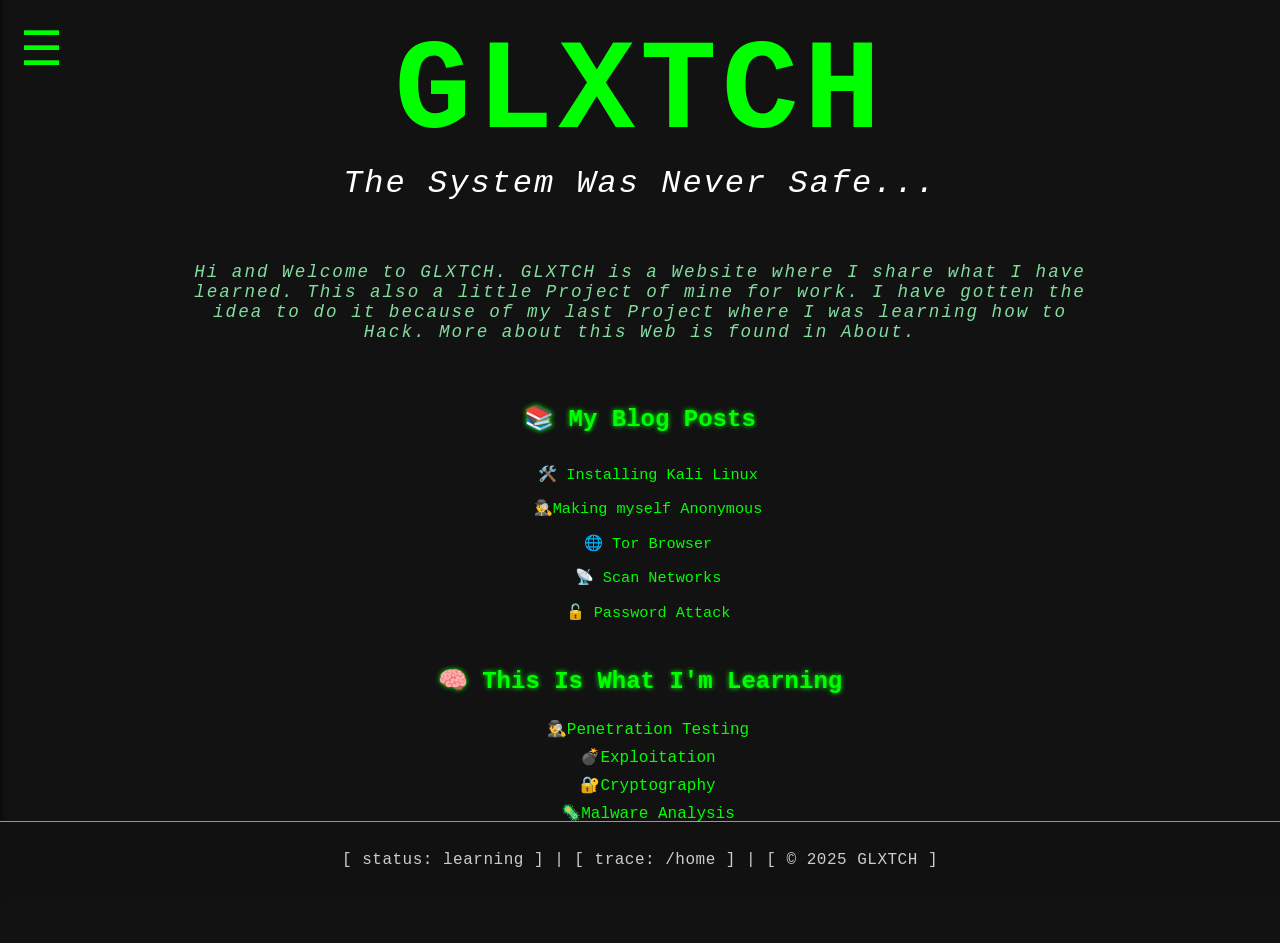
<file: index.html>
<!DOCTYPE html>
<html lang="en">
<head>
    <meta charset="UTF-8">
    <meta name="viewport" content="width=device-width, initial-scale=1.0">
    <title>GLXTCH - The System Was Never Safe</title>
    <link rel="stylesheet" href="style.css">
</head>
<body>
    <!-- Sidebar (Initially hidden) -->
    <div class="sidebar">
        <ul>
            <li><a href="index.html">Home</a></li>
            <li><a href="about.html">About</a></li>
            <li><a href="blog.html">Blog</a></li>
        </ul>
    </div>

    <!-- Menu icon to toggle the sidebar -->
    <div class="menu-icon" onclick="toggleSidebar()">
        &#9776;
    </div>

    <!-- Main content -->
    <div class="container">

        <!-- GLXCH logo with glitch effect -->
        <div class="logo">
            <h1>GLXTCH</h1>
        </div>
        <div class="slogan">
            <p>The System Was Never Safe...</p>
        </div>
      
        <div class="intro">
        <p>
            Hi and Welcome to GLXTCH. GLXTCH is a Website where I share what I have learned. This also a little Project of mine for work. 
            I have gotten the idea to do it because of my last Project where I was learning how to Hack. More about this Web is found in About.
        </p>
        </div>



        <section class="learning">
            <h2>📚 My Blog Posts</h2>
            <ul>
              <li><a class="read-more" href="kali-post.html">🛠️ Installing Kali Linux</a></li>
              <li><a class="read-more" href="anonymous-post.html"> 🕵️‍♂️Making myself Anonymous</a></li>
              <li><a class="read-more" href="tor-post.html">🌐 Tor Browser</a></li>
              <li><a class="read-more" href="networks-post.html">📡 Scan Networks</a></li>
              <li><a class="read-more" href="passAttack-post.html">🔓 Password Attack</a></li>
            </ul>
        <br> <br>
            <h2>🧠 This Is What I'm Learning</h2>
            <ul>
              <li>🕵️‍♂️Penetration Testing</li>
              <li>💣Exploitation</li>
              <li>🔐Cryptography</li>
              <li>🦠Malware Analysis</li>
            </ul>
          </section>
        
    </div>


    <script>
        function toggleSidebar() {
            document.querySelector('.sidebar').classList.toggle('open');
        }

        // Close sidebar if clicked outside
        window.onclick = function(event) {
            if (!event.target.matches('.sidebar, .sidebar *') && !event.target.matches('.menu-icon')) {
                document.querySelector('.sidebar').classList.remove('open');
            }
        };
    </script>
    <footer class="footer">
        <p>[ status: learning ] | [ trace: /home ] | [ © 2025 GLXTCH ]</p>
      </footer>
      
</body>
</html>
</file>
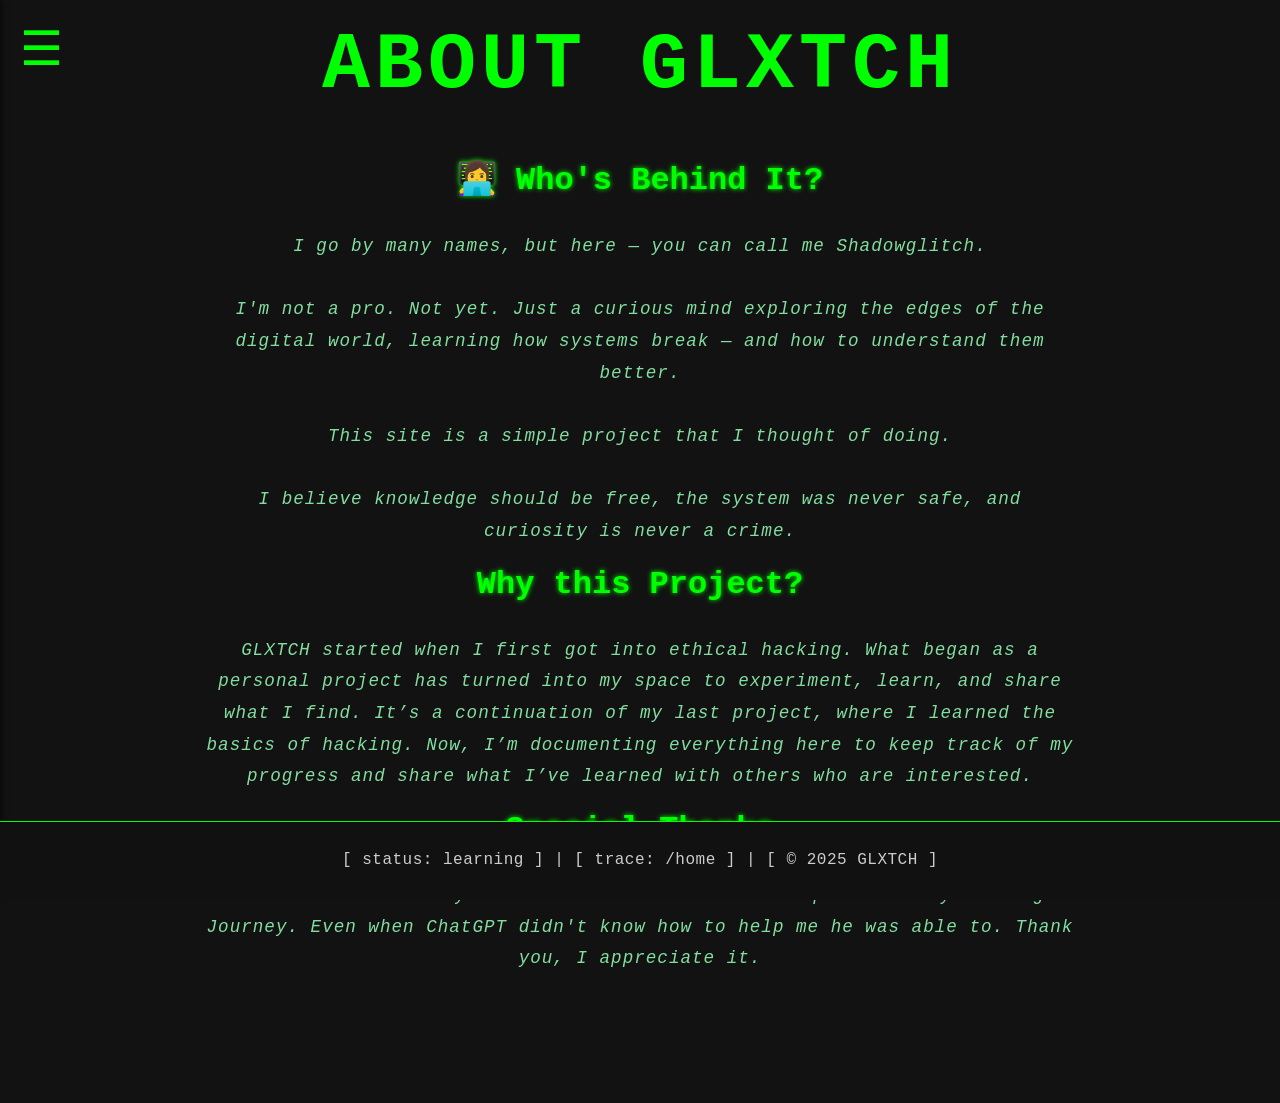
<file: about.html>
<!DOCTYPE html>
<html lang="en">
<head>
    <meta charset="UTF-8">
    <meta name="viewport" content="width=device-width, initial-scale=1.0">
    <title>About - GLXTCH</title>
    <link rel="stylesheet" href="style.css">
</head>
<body>
    <!-- Sidebar -->
    <div class="sidebar">
        <ul>
            <li><a href="index.html">Home</a></li>
            <li><a href="about.html">About</a></li>
            <li><a href="blog.html">Blog</a></li>
        </ul>
    </div>

    <!-- Menu icon to toggle the sidebar -->
    <div class="menu-icon" onclick="toggleSidebar()">
        &#9776;
    </div>

    <!-- Main content -->
    <div class="container">
        <div class="about">
            <h2>About GLXTCH</h2>
        </div>
        <section class="about-section">
            <h2 class="glitch-title">👩‍💻 Who's Behind It?</h2>
            <p class="about-text">
                I go by many names, but here — you can call me Shadowglitch.<br><br>
                I'm not a pro. Not yet. Just a curious mind exploring the edges of the digital world, learning how systems break — and how to understand them better.<br><br>
                This site is a simple project that I thought of doing.<br><br>
                I believe knowledge should be free, the system was never safe, and curiosity is never a crime.  
            </p>
            <br>
            <h2 class="glitch-title">Why this Project?</h2>
            <p class="about-text">
                GLXTCH started when I first got into ethical hacking. What began as a personal project has turned into my space to experiment,
                 learn, and share what I find. It’s a continuation of my last project, where I learned the basics of hacking. 
                Now, I’m documenting everything here to keep track of my progress and share what I’ve learned with others who are interested.
            </p>
            <br>
            <h2 class="glitch-title">Special Thanks</h2>
            <p class="about-text">
                I'd also like to say a Thanks to someone who's helped me on my Hacking Journey. Even when ChatGPT didn't know how to help me he was able to. Thank you, I appreciate it.
                </p>
          </section>
    </div>

    <script>
        function toggleSidebar() {
            document.querySelector('.sidebar').classList.toggle('open');
        }

        // Close sidebar if clicked outside
        window.onclick = function(event) {
            if (!event.target.matches('.sidebar, .sidebar *') && !event.target.matches('.menu-icon')) {
                document.querySelector('.sidebar').classList.remove('open');
            }
        };
    </script>
       <footer class="footer">
        <p>[ status: learning ] | [ trace: /home ] | [ © 2025 GLXTCH ]</p>
      </footer>
</body>
</html>
</file>
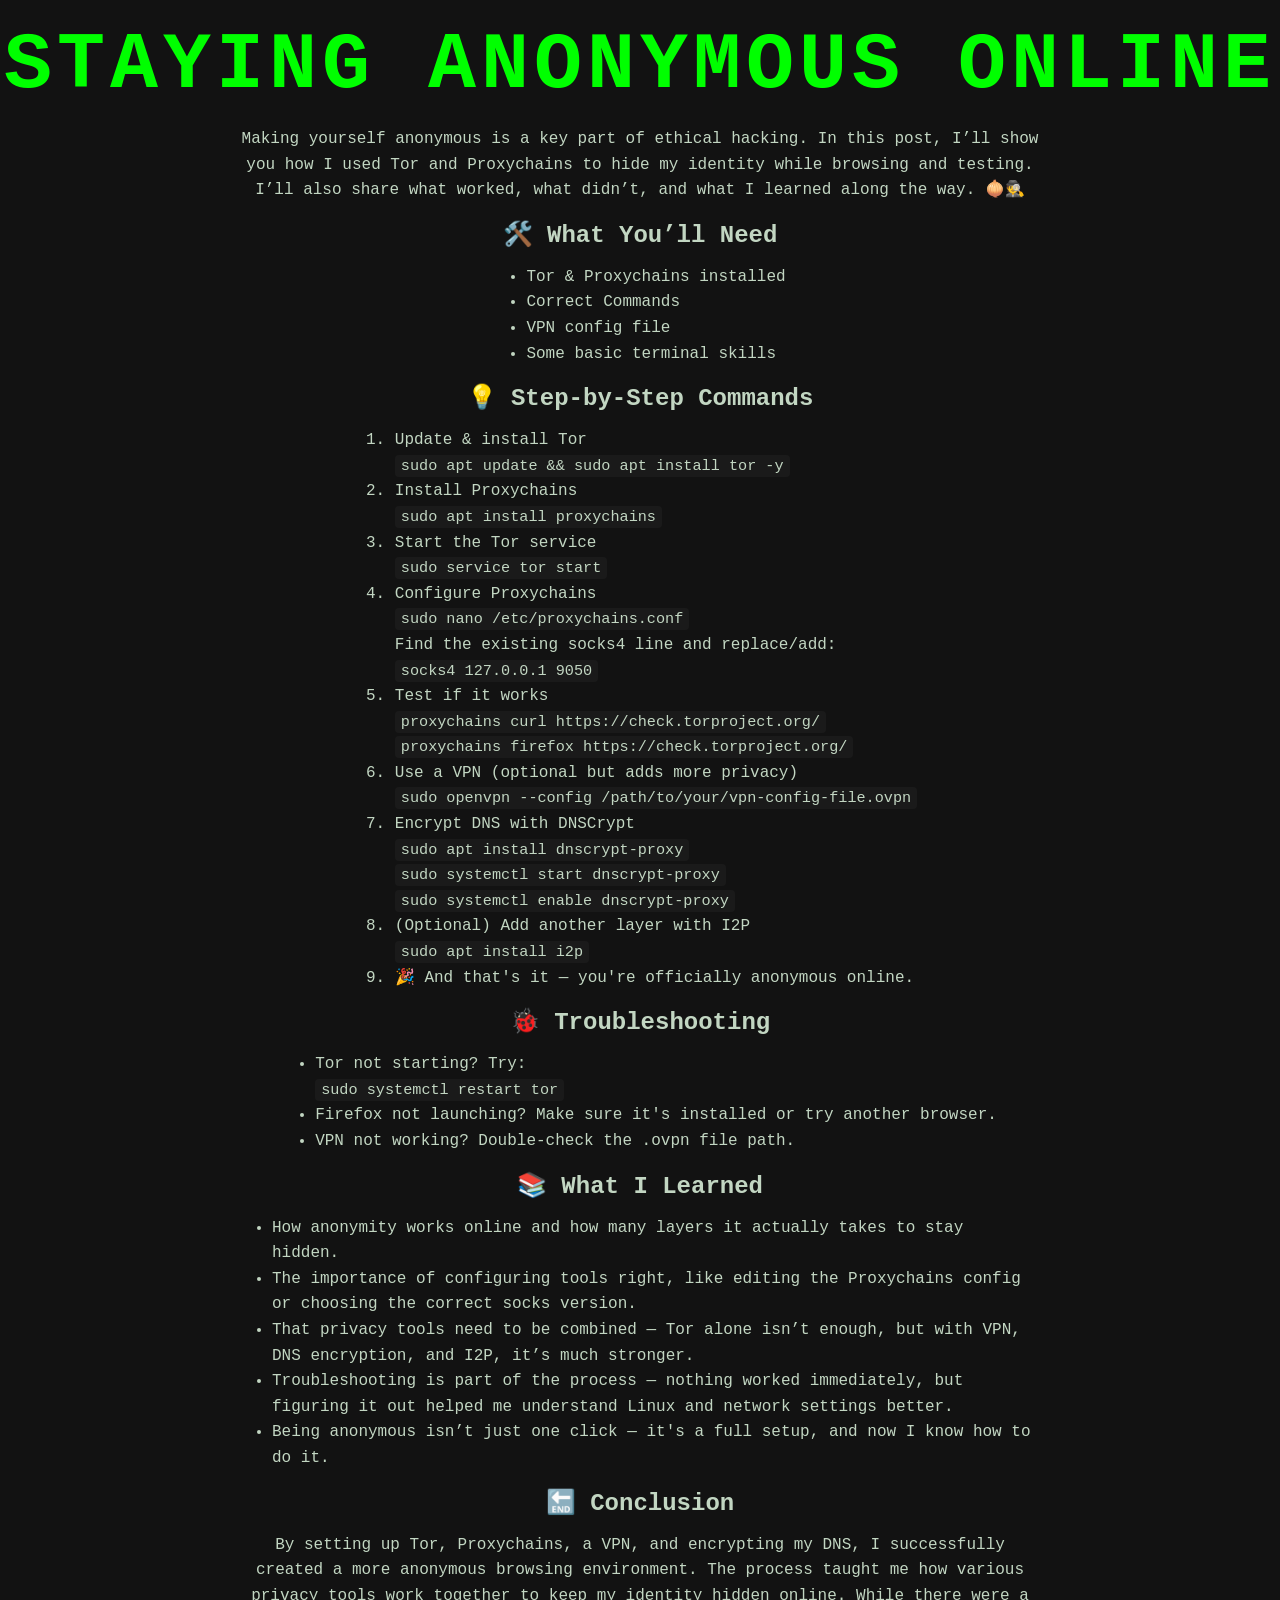
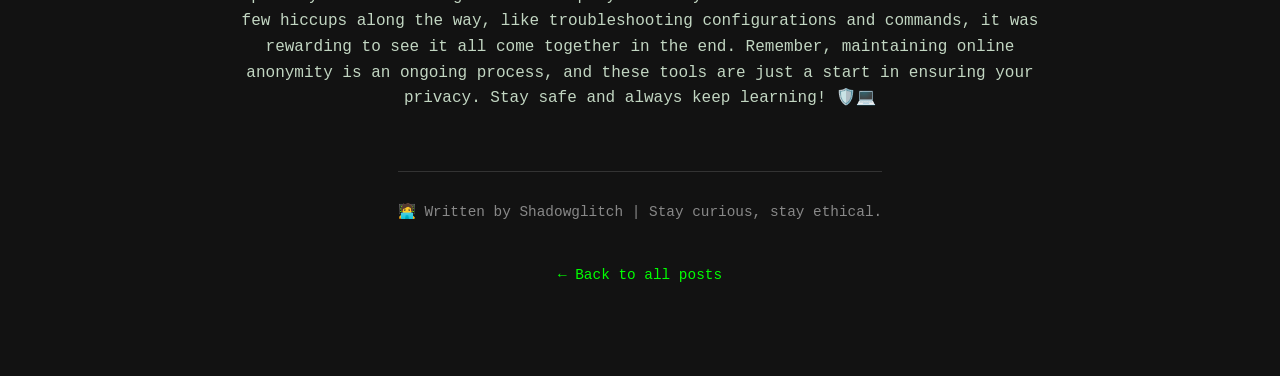
<file: anonymous-post.html>
<!DOCTYPE html>
<html lang="en">
<head>
  <meta charset="UTF-8" />
  <meta name="viewport" content="width=device-width, initial-scale=1.0"/>
  <title>GLXTCH - The System Was Never Safe</title>
  <link rel="stylesheet" href="post.css" />


</head>
<body>
  <div class="container">
    <h1>Staying Anonymous online</h1>
    <p>Making yourself anonymous is a key part of ethical hacking. In this post, I’ll show you how I used Tor and Proxychains to hide my identity while browsing and testing. I’ll also share what worked, what didn’t, and what I learned along the way. 🧅🕵️</p>

    <h2>🛠️ What You’ll Need</h2>
    <ul>
      <li>Tor & Proxychains installed</li>
      <li>Correct Commands</li>
      <li>VPN config file</li>
      <li>Some basic terminal skills</li>
    </ul>

    <h2>💡  Step-by-Step Commands </h2>
    <ol>
      <li>Update & install Tor <br>
        <code class="copy-snippet">sudo apt update && sudo apt install tor -y</code></li>
      <li>Install Proxychains <br>
        <code class="copy-snippet">sudo apt install proxychains</code></li>
      <li>Start the Tor service <br>
        <code class="copy-snippet">sudo service tor start</code></li>
      <li>Configure Proxychains <br>
        <code class="copy-snippet">sudo nano /etc/proxychains.conf</code> <br>
        Find the existing socks4 line and replace/add: <br>
        <code class="copy-snippet">socks4 127.0.0.1 9050</code>
      </li>
      <li>Test if it works <br>
        <code class="copy-snippet">proxychains curl https://check.torproject.org/</code><br>
        <code class="copy-snippet">proxychains firefox https://check.torproject.org/</code>
      </li>
      <li>Use a VPN (optional but adds more privacy) <br>
        <code class="copy-snippet">sudo openvpn --config /path/to/your/vpn-config-file.ovpn</code></li>
      <li>Encrypt DNS with DNSCrypt <br>
        <code class="copy-snippet">sudo apt install dnscrypt-proxy</code><br>
        <code class="copy-snippet">sudo systemctl start dnscrypt-proxy</code><br>
        <code class="copy-snippet">sudo systemctl enable dnscrypt-proxy</code>
      </li>
      <li>(Optional) Add another layer with I2P <br>
        <code class="copy-snippet">sudo apt install i2p</code></li>
      <li>🎉 And that's it — you're officially anonymous online.</li>
    </ol>

    <h2>🐞 Troubleshooting</h2>
    <ul>
      <li>Tor not starting? Try: <br>
        <code class="copy-snippet">sudo systemctl restart tor</code></li>
      <li>Firefox not launching? Make sure it's installed or try another browser.</li>
      <li>VPN not working? Double-check the .ovpn file path.</li>
    </ul>

    <h2>📚 What I Learned</h2>
    <ul>
      <li>How anonymity works online and how many layers it actually takes to stay hidden.</li>
      <li>The importance of configuring tools right, like editing the Proxychains config or choosing the correct socks version.</li>
      <li>That privacy tools need to be combined — Tor alone isn’t enough, but with VPN, DNS encryption, and I2P, it’s much stronger.</li>
      <li>Troubleshooting is part of the process — nothing worked immediately, but figuring it out helped me understand Linux and network settings better.</li>
      <li>Being anonymous isn’t just one click — it's a full setup, and now I know how to do it.</li>
    </ul>

    <h2>🔚 Conclusion</h2>
    <p>
      By setting up Tor, Proxychains, a VPN, and encrypting my DNS, I successfully created a more anonymous browsing environment. The process taught me how various privacy tools work together to keep my identity hidden online. While there were a few hiccups along the way, like troubleshooting configurations and commands, it was rewarding to see it all come together in the end. Remember, maintaining online anonymity is an ongoing process, and these tools are just a start in ensuring your privacy. Stay safe and always keep learning! 🛡️💻
    </p>

    <footer class="post-footer">
      <p>🧑‍💻 Written by Shadowglitch | Stay curious, stay ethical.</p>
      <a href="blog.html" class="back-link">← Back to all posts</a>
    </footer>
  </div>

  <script>
    document.querySelectorAll('.copy-snippet').forEach(el => {
      el.addEventListener('click', () => {
        navigator.clipboard.writeText(el.innerText)
          .then(() => {
            el.style.backgroundColor = '#0f0';
            setTimeout(() => {
              el.style.backgroundColor = '';
            }, 500);
          })
          .catch(() => alert("❌ Copy failed"));
      });
    });
  </script>
</body>
</html>
</file>
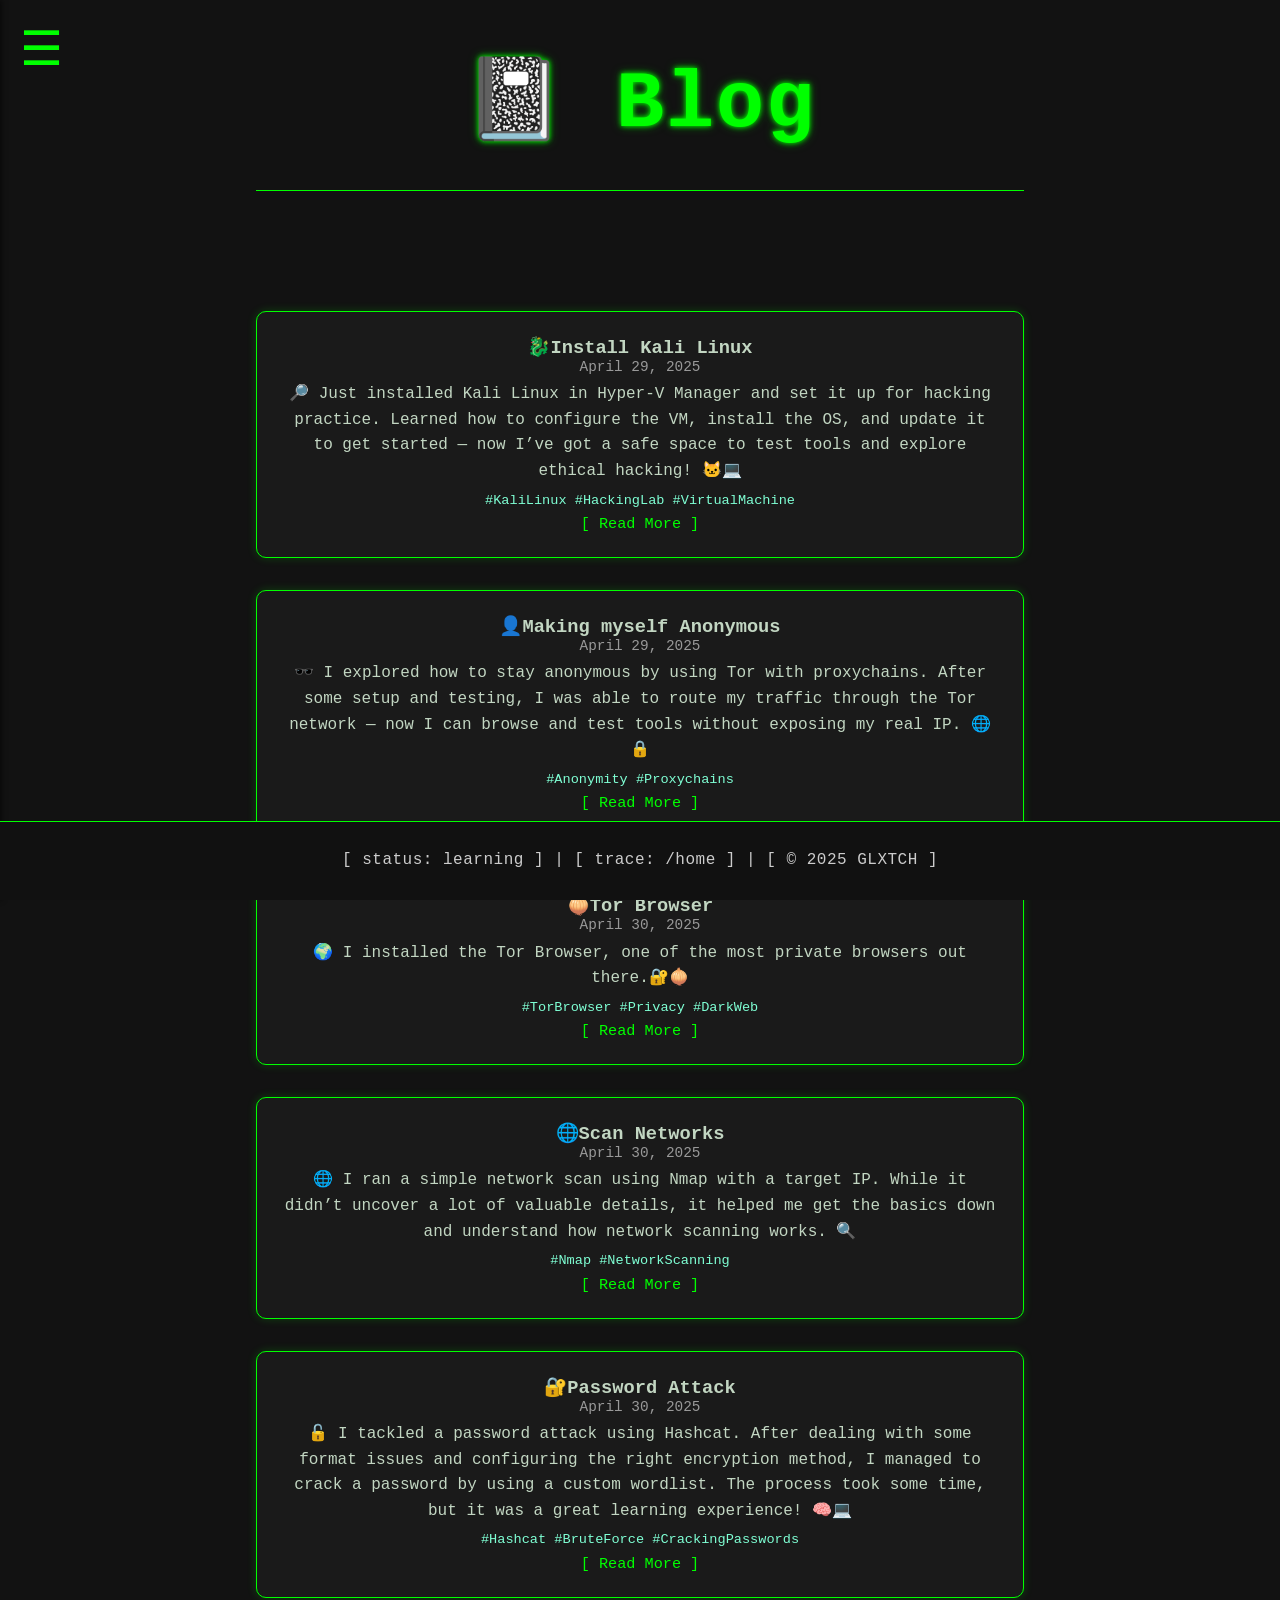
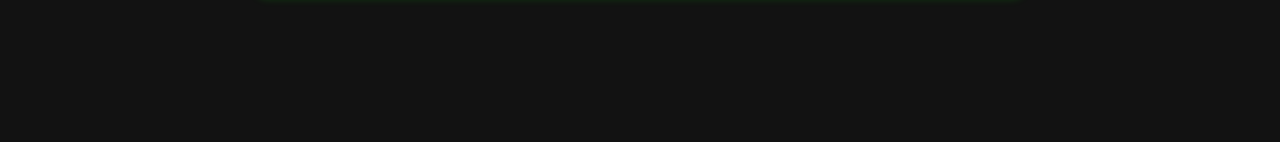
<file: blog.html>
<!DOCTYPE html>
<html lang="en">
<head>
    <meta charset="UTF-8">
    <meta name="viewport" content="width=device-width, initial-scale=1.0">
    <title>Blog - GLXTCH</title>
    <link rel="stylesheet" href="style.css">
</head>
<body>
  
    <div class="sidebar">
        <ul>
            <li><a href="index.html">Home</a></li>
            <li><a href="about.html">About</a></li>
            <li><a href="blog.html">Blog</a></li>
        </ul>
    </div>


    <div class="menu-icon" onclick="toggleSidebar()">
        &#9776;
    </div>

 
    <div class="container">
        <section class="blog">
            <h2>📓 Blog</h2>
          
            <article class="post-box">
                <h3> 🐉Install Kali Linux</h3>
                <p class="date">April 29, 2025</p>
                <p class="summary">
                    🔎 Just installed Kali Linux in Hyper-V Manager and set it up for hacking practice. Learned how to configure the VM, install the OS, and update it to get started — now I’ve got a safe space to test tools and explore ethical hacking! 🐱‍💻
                </p>
                <p class="tags">#KaliLinux #HackingLab #VirtualMachine</p>
                <a href="kali-post.html" class="read-more">[ Read More ]</a>
              </article>
            
              <article class="post-box">
                <h3>👤Making myself Anonymous</h3>
                <p class="date">April 29, 2025</p>
                <p class="summary">
                    🕶️ I explored how to stay anonymous by using Tor with proxychains. After some setup and testing, I was able to route my traffic through the Tor network — now I can browse and test tools without exposing my real IP. 🌐🔒
                </p>
                <p class="tags">#Anonymity #Proxychains</p>
                <a href="anonymous-post.html" class="read-more">[ Read More ]</a>
              </article>

              <article class="post-box">
                <h3>🧅Tor Browser</h3>
                <p class="date">April 30, 2025</p>
                <p class="summary">
                    🌍 I installed the Tor Browser, one of the most private browsers out there.🔐🧅
                </p>
                <p class="tags">#TorBrowser #Privacy #DarkWeb</p>
                <a href="tor-post.html" class="read-more">[ Read More ]</a>
              </article>

              <article class="post-box">
                <h3>🌐Scan Networks</h3>
                <p class="date">April 30, 2025</p>
                <p class="summary">
                    🌐 I ran a simple network scan using Nmap with a target IP. While it didn’t uncover a lot of valuable details, it helped me get the basics down and understand how network scanning works. 🔍
                </p>
                <p class="tags">#Nmap #NetworkScanning</p>
                <a href="networks-post.html" class="read-more">[ Read More ]</a>
              </article>

              <article class="post-box">
                <h3>🔐Password Attack</h3>
                <p class="date">April 30, 2025</p>
                <p class="summary">
                    🔓 I tackled a password attack using Hashcat. After dealing with some format issues and configuring the right encryption method, I managed to crack a password by using a custom wordlist. The process took some time, but it was a great learning experience! 🧠💻
                </p>
                <p class="tags">#Hashcat #BruteForce #CrackingPasswords</p>
                <a href="passAttack-post.html" class="read-more">[ Read More ]</a>
              </article>
          
          </section>
    </div>

    <script>
        function toggleSidebar() {
            document.querySelector('.sidebar').classList.toggle('open');
        }

      
        window.onclick = function(event) {
            if (!event.target.matches('.sidebar, .sidebar *') && !event.target.matches('.menu-icon')) {
                document.querySelector('.sidebar').classList.remove('open');
            }
        };
    </script>
       <footer class="footer">
        <p>[ status: learning ] | [ trace: /home ] | [ © 2025 GLXTCH ]</p>
      </footer>
</body>
</html>
</file>
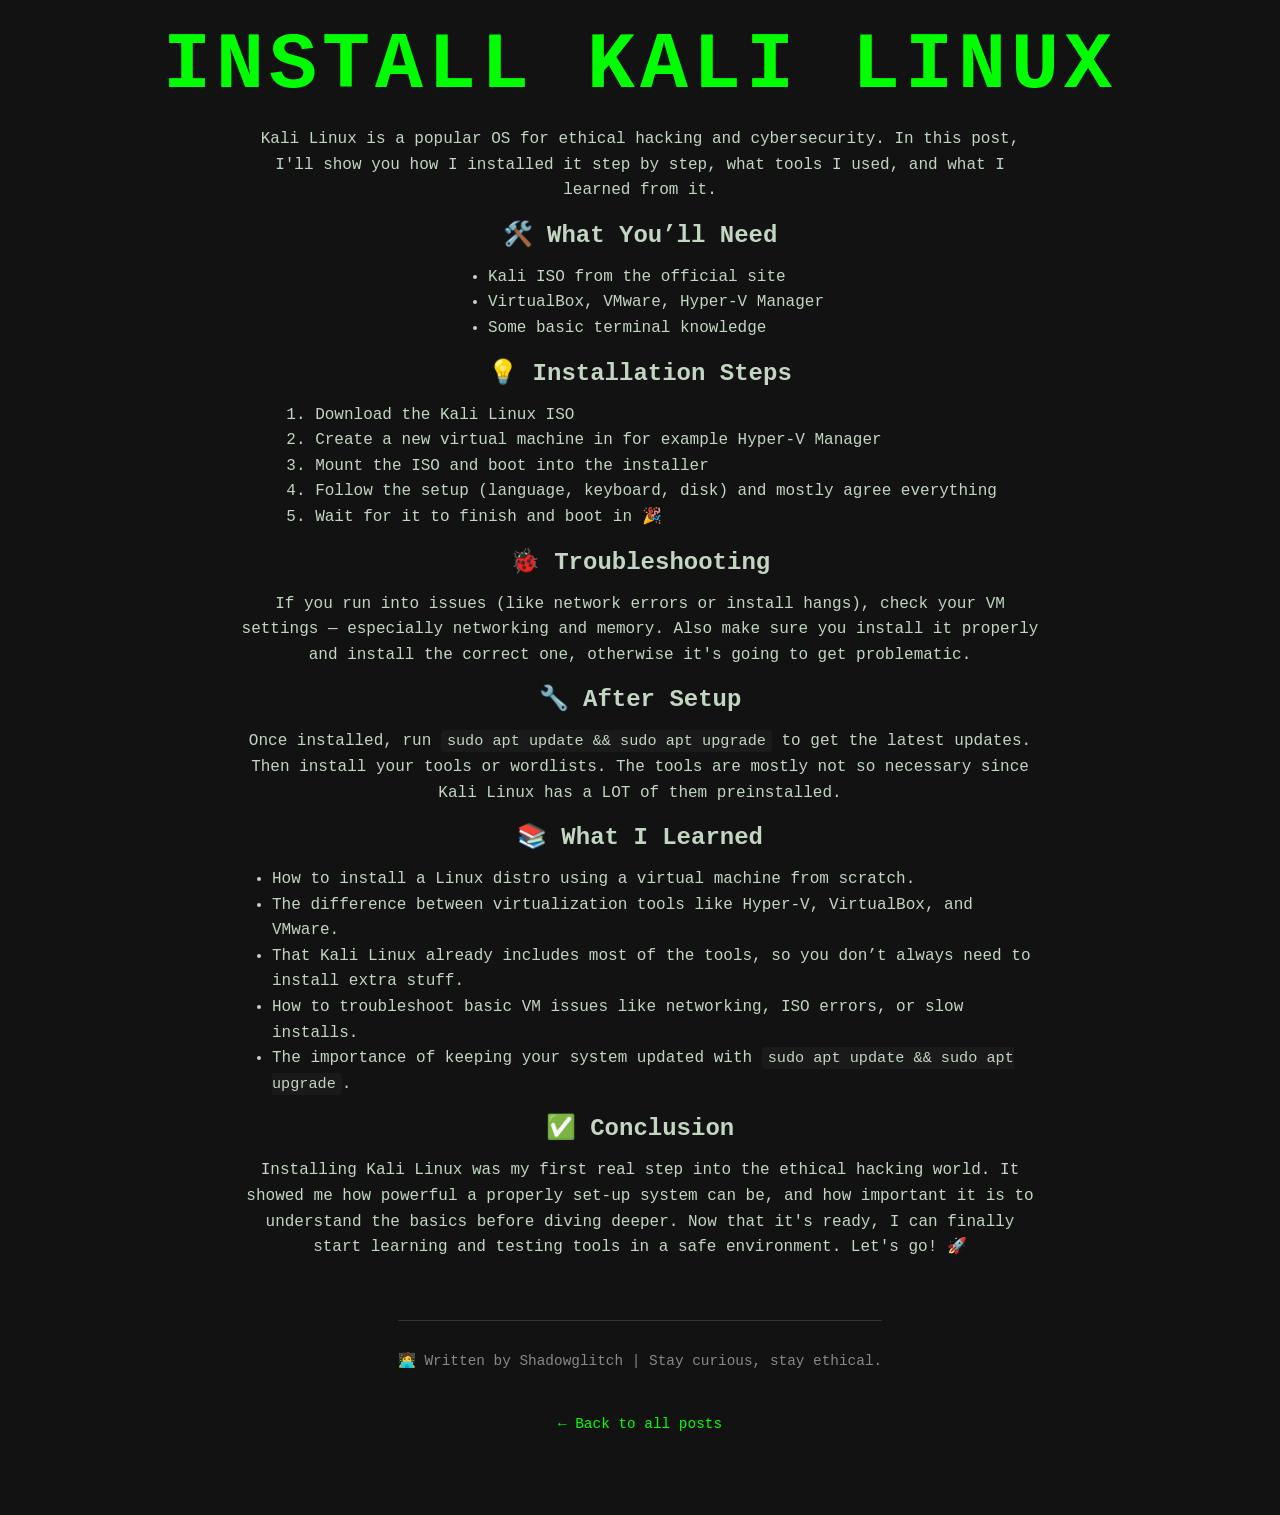
<file: kali-post.html>
<!DOCTYPE html>
<html lang="en">
<head>
  <meta charset="UTF-8" />
  <meta name="viewport" content="width=device-width, initial-scale=1.0"/>
  <title>GLXTCH - The System Was Never Safe</title>
  <link rel="stylesheet" href="post.css" />

  
</head>
<body>
  <div class="container">
    <h1>Install Kali Linux</h1>
    <p>Kali Linux is a popular OS for ethical hacking and cybersecurity. In this post, I'll show you how I installed it step by step, what tools I used, and what I learned from it.</p>

    <h2>🛠️ What You’ll Need</h2>
    <ul>
      <li>Kali ISO from the official site</li>
      <li>VirtualBox, VMware, Hyper-V Manager</li>
      <li>Some basic terminal knowledge</li>
    </ul>

    <h2>💡 Installation Steps</h2>
    <ol>
      <li>Download the Kali Linux ISO</li>
      <li>Create a new virtual machine in for example Hyper-V Manager</li>
      <li>Mount the ISO and boot into the installer</li>
      <li>Follow the setup (language, keyboard, disk) and mostly agree everything</li>
      <li>Wait for it to finish and boot in 🎉</li>
    </ol>

    <h2>🐞 Troubleshooting</h2>
    <p>If you run into issues (like network errors or install hangs), check your VM settings — especially networking and memory. Also make sure you install it properly and install the correct one, otherwise it's going to get problematic.</p>

    <h2>🔧 After Setup</h2>
    <p>Once installed, run <code class="copy-snippet">sudo apt update && sudo apt upgrade</code> to get the latest updates. Then install your tools or wordlists. The tools are mostly not so necessary since Kali Linux has a LOT of them preinstalled.</p>

    <h2>📚 What I Learned</h2>
    <ul>
      <li>How to install a Linux distro using a virtual machine from scratch.</li>
      <li>The difference between virtualization tools like Hyper-V, VirtualBox, and VMware.</li>
      <li>That Kali Linux already includes most of the tools, so you don’t always need to install extra stuff.</li>
      <li>How to troubleshoot basic VM issues like networking, ISO errors, or slow installs.</li>
      <li>The importance of keeping your system updated with <code class="copy-snippet">sudo apt update && sudo apt upgrade</code>.</li>
    </ul>

    <h2>✅ Conclusion</h2>
    <p>
      Installing Kali Linux was my first real step into the ethical hacking world. It showed me how powerful a properly set-up system can be, and how important it is to understand the basics before diving deeper. Now that it's ready, I can finally start learning and testing tools in a safe environment. Let's go! 🚀
    </p>

    <footer class="post-footer">
      <p>🧑‍💻 Written by Shadowglitch | Stay curious, stay ethical.</p>
      <a href="blog.html" class="back-link">← Back to all posts</a>
    </footer>
  </div>

  <script>
    document.querySelectorAll('.copy-snippet').forEach(el => {
      el.addEventListener('click', () => {
        navigator.clipboard.writeText(el.innerText)
          .then(() => {
            el.style.backgroundColor = '#0f0';
            setTimeout(() => {
              el.style.backgroundColor = '';
            }, 500);
          })
          .catch(() => alert("❌ Copy failed"));
      });
    });
  </script>
</body>
</html>
</file>
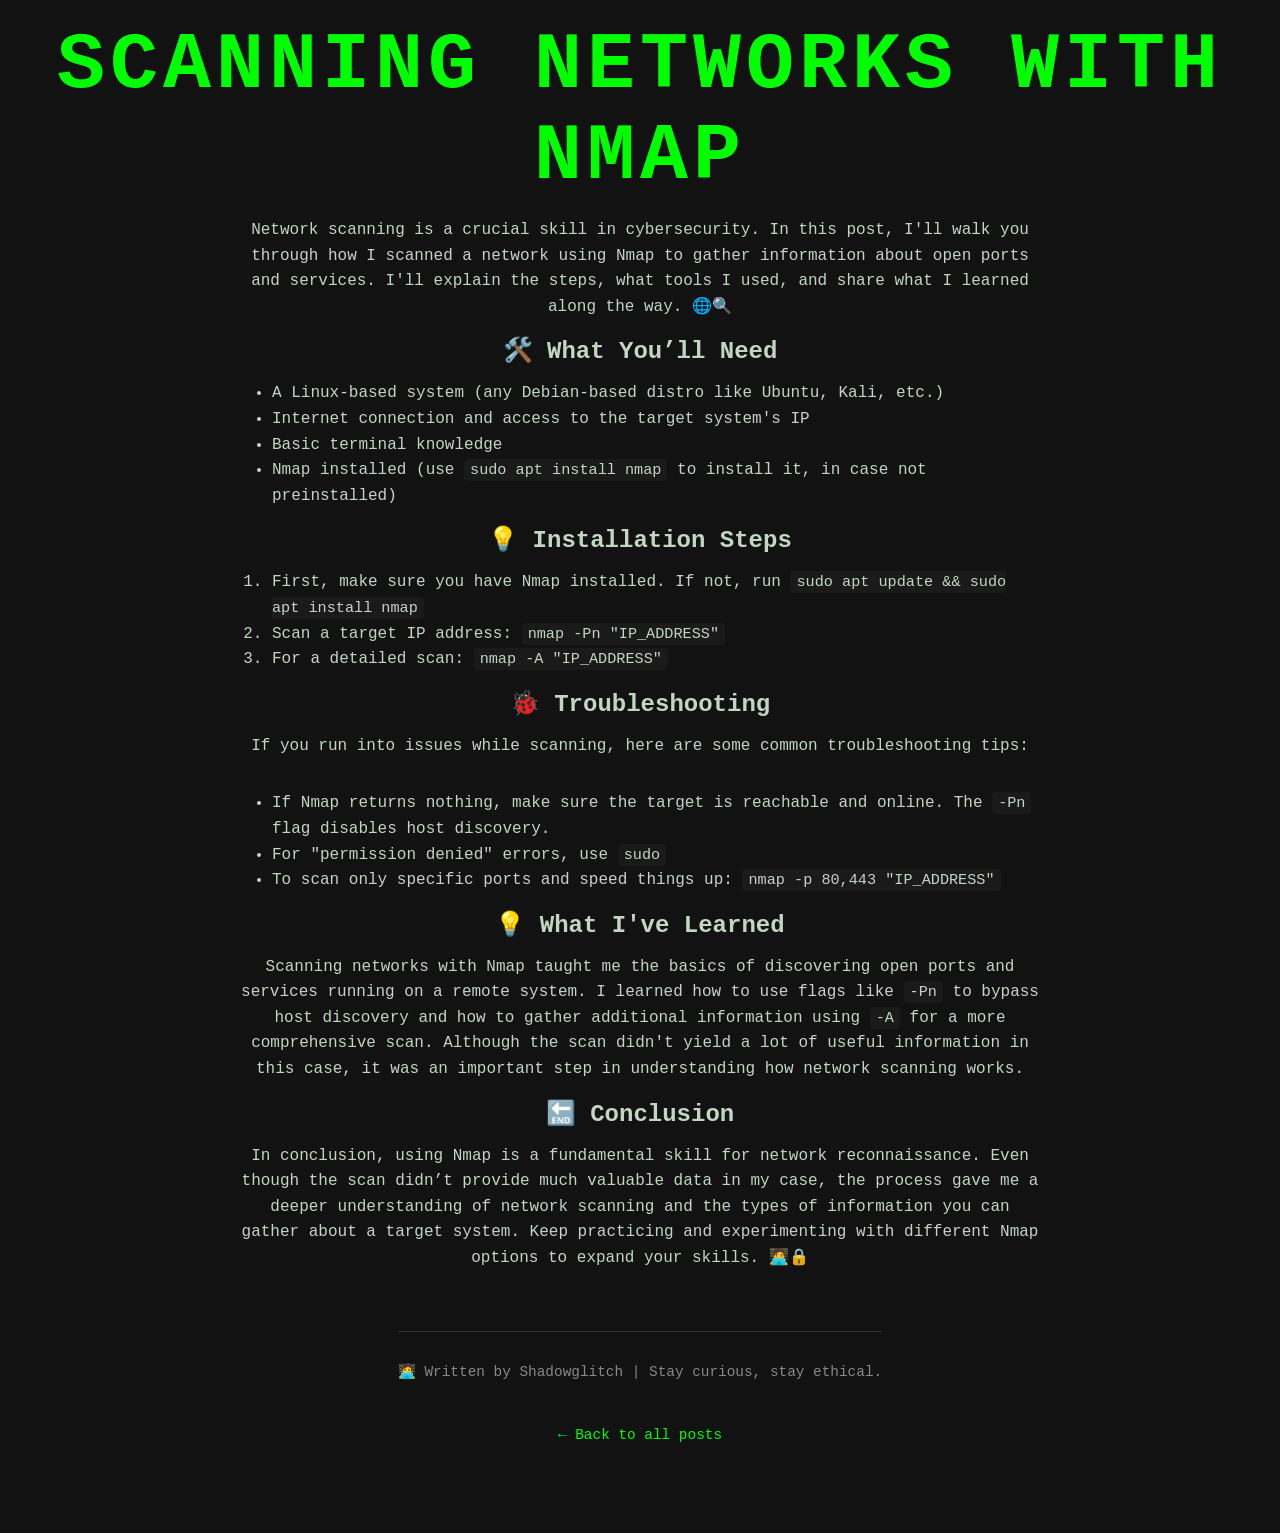
<file: networks-post.html>
<!DOCTYPE html>
<html lang="en">
<head>
  <meta charset="UTF-8" />
  <meta name="viewport" content="width=device-width, initial-scale=1.0"/>
  <title>GLXTCH - The System Was Never Safe</title>
  <link rel="stylesheet" href="post.css" />

</head>
<body>
  <div class="container">
    <h1>Scanning Networks with Nmap</h1>
    <p>Network scanning is a crucial skill in cybersecurity. In this post, I'll walk you through how I scanned a network using Nmap to gather information about open ports and services. I'll explain the steps, what tools I used, and share what I learned along the way. 🌐🔍</p>

    <h2>🛠️ What You’ll Need</h2>
    <ul>
      <li>A Linux-based system (any Debian-based distro like Ubuntu, Kali, etc.)</li>
      <li>Internet connection and access to the target system's IP</li>
      <li>Basic terminal knowledge</li>
      <li>Nmap installed (use <code class="copy-snippet">sudo apt install nmap</code> to install it, in case not preinstalled)</li>
    </ul>

    <h2>💡 Installation Steps</h2>
    <ol>
      <li>First, make sure you have Nmap installed. If not, run  
        <code class="copy-snippet">sudo apt update && sudo apt install nmap</code>
      </li>
      <li>Scan a target IP address:  
        <code class="copy-snippet">nmap -Pn "IP_ADDRESS"</code>
      </li>
      <li>For a detailed scan:  
        <code class="copy-snippet">nmap -A "IP_ADDRESS"</code>
      </li>
    </ol>

    <h2>🐞 Troubleshooting</h2>
    <p>If you run into issues while scanning, here are some common troubleshooting tips:</p>
    <ul>
      <li>If Nmap returns nothing, make sure the target is reachable and online. The  
        <code class="copy-snippet">-Pn</code> flag disables host discovery.
      </li>
      <li>For "permission denied" errors, use  
        <code class="copy-snippet">sudo</code>
      </li>
      <li>To scan only specific ports and speed things up:  
        <code class="copy-snippet">nmap -p 80,443 "IP_ADDRESS"</code>
      </li>
    </ul>

    <h2>💡 What I've Learned</h2>
    <p>Scanning networks with Nmap taught me the basics of discovering open ports and services running on a remote system. I learned how to use flags like <code class="copy-snippet">-Pn</code> to bypass host discovery and how to gather additional information using <code class="copy-snippet">-A</code> for a more comprehensive scan. Although the scan didn't yield a lot of useful information in this case, it was an important step in understanding how network scanning works.</p>

    <h2>🔚 Conclusion</h2>
    <p>In conclusion, using Nmap is a fundamental skill for network reconnaissance. Even though the scan didn’t provide much valuable data in my case, the process gave me a deeper understanding of network scanning and the types of information you can gather about a target system. Keep practicing and experimenting with different Nmap options to expand your skills. 🧑‍💻🔒</p>

    <footer class="post-footer">
      <p>🧑‍💻 Written by Shadowglitch | Stay curious, stay ethical.</p>
      <a href="blog.html" class="back-link">← Back to all posts</a>
    </footer>
  </div>

  <script>
    document.querySelectorAll('.copy-snippet').forEach(el => {
      el.addEventListener('click', () => {
        navigator.clipboard.writeText(el.innerText)
          .then(() => {
            el.style.backgroundColor = '#0f0';
            setTimeout(() => {
              el.style.backgroundColor = '';
            }, 500);
          })
          .catch(() => alert("❌ Copy failed"));
      });
    });
  </script>
</body>
</html>
</file>
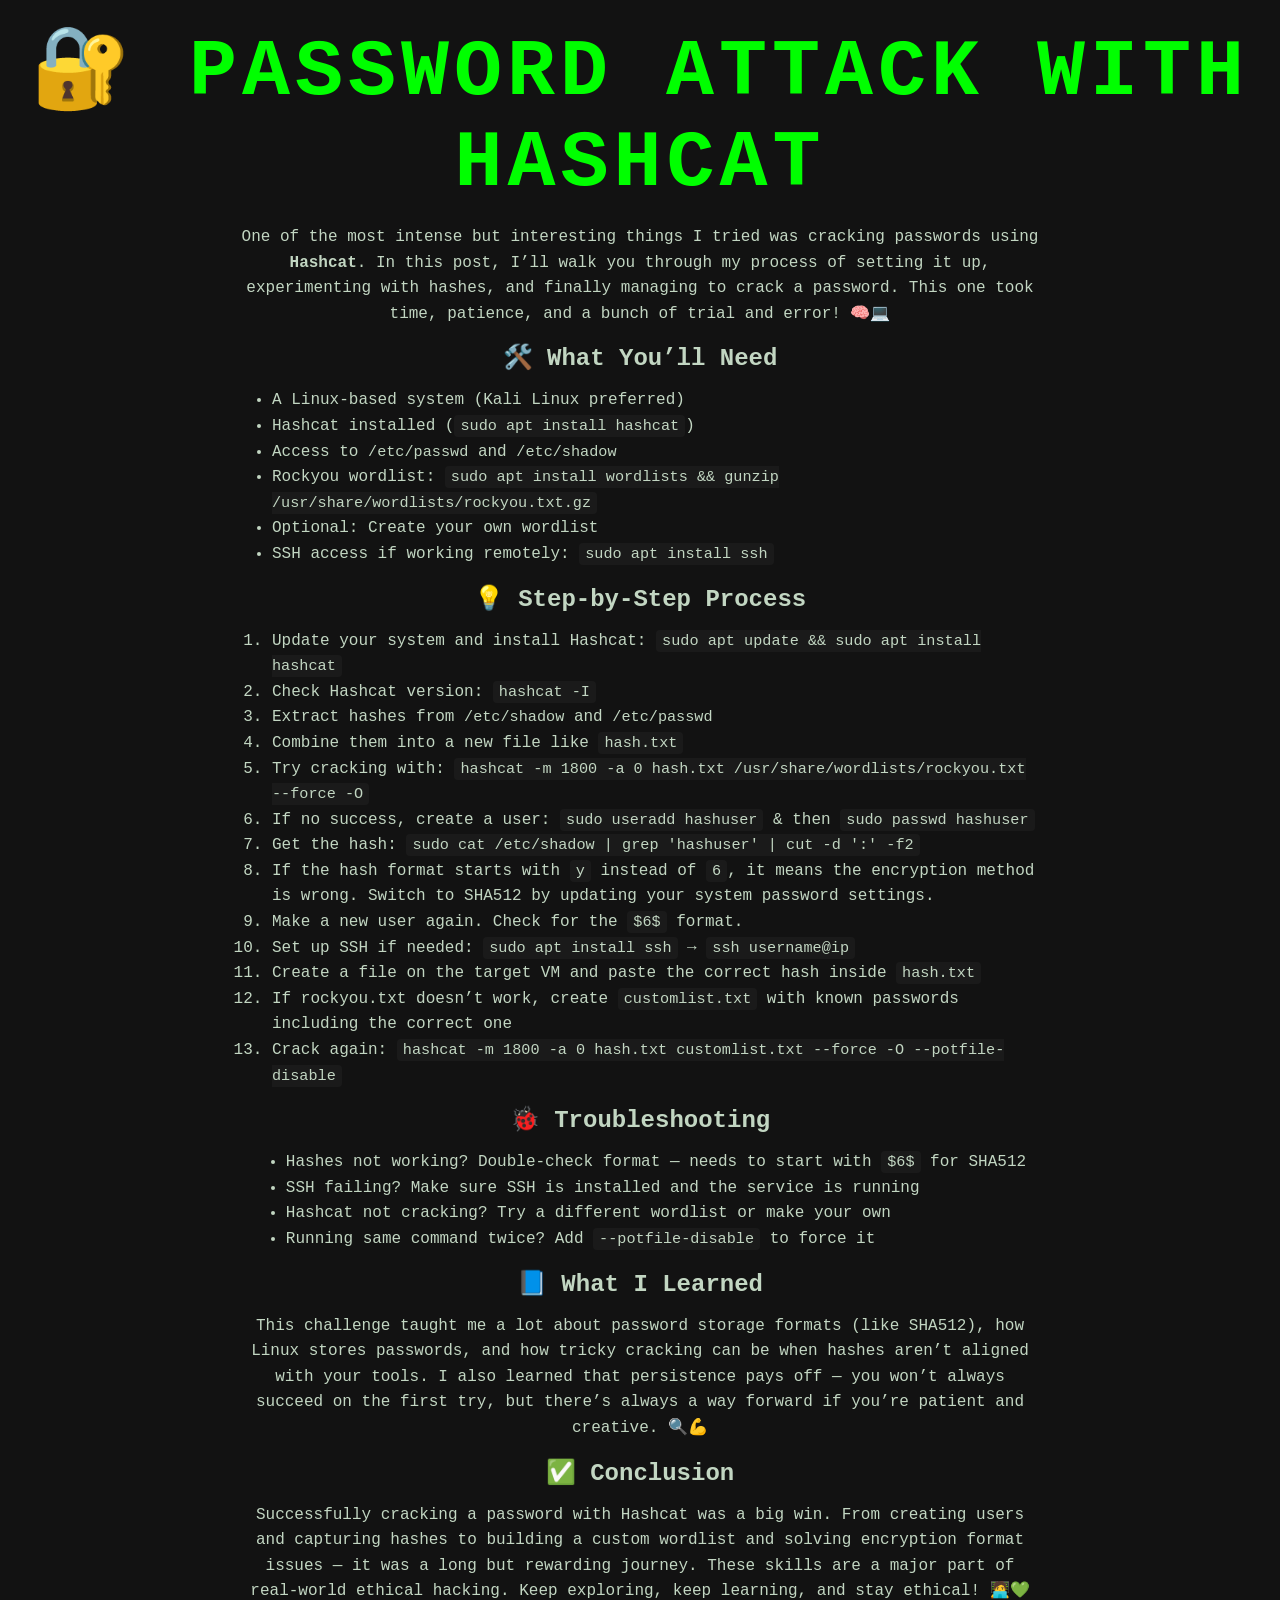
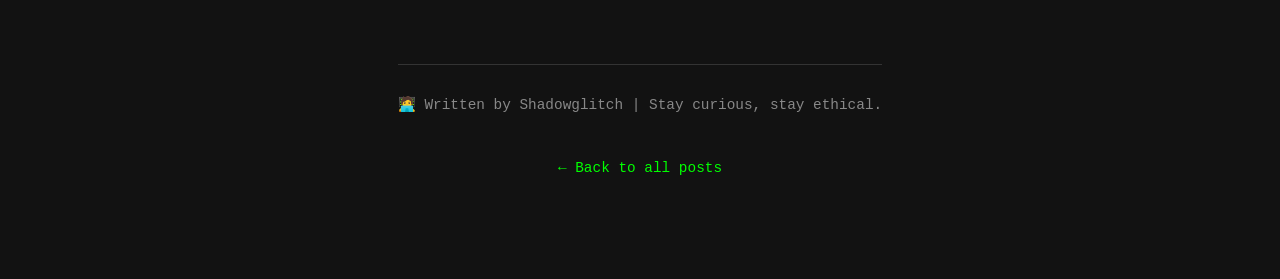
<file: passAttack-post.html>
<!DOCTYPE html>
<html lang="en">
<head>
  <meta charset="UTF-8" />
  <meta name="viewport" content="width=device-width, initial-scale=1.0"/>
  <title>GLXTCH - The System Was Never Safe</title>
  <link rel="stylesheet" href="post.css" />

</head>
<body>
  <div class="container">
    <h1>🔐 Password Attack with Hashcat</h1>
    <p>One of the most intense but interesting things I tried was cracking passwords using <strong>Hashcat</strong>. In this post, I’ll walk you through my process of setting it up, experimenting with hashes, and finally managing to crack a password. This one took time, patience, and a bunch of trial and error! 🧠💻</p>

    <h2>🛠️ What You’ll Need</h2>
    <ul>
      <li>A Linux-based system (Kali Linux preferred)</li>
      <li>Hashcat installed (<code class="copy-snippet">sudo apt install hashcat</code>)</li>
      <li>Access to <code>/etc/passwd</code> and <code>/etc/shadow</code></li>
      <li>Rockyou wordlist: <code class="copy-snippet">sudo apt install wordlists && gunzip /usr/share/wordlists/rockyou.txt.gz</code></li>
      <li>Optional: Create your own wordlist</li>
      <li>SSH access if working remotely: <code class="copy-snippet">sudo apt install ssh</code></li>
    </ul>

    <h2>💡 Step-by-Step Process</h2>
    <ol>
      <li>Update your system and install Hashcat: <code class="copy-snippet">sudo apt update && sudo apt install hashcat</code></li>
      <li>Check Hashcat version: <code class="copy-snippet">hashcat -I</code></li>
      <li>Extract hashes from <code>/etc/shadow</code> and <code>/etc/passwd</code></li>
      <li>Combine them into a new file like <code class="copy-snippet">hash.txt</code></li>
      <li>Try cracking with: <code class="copy-snippet">hashcat -m 1800 -a 0 hash.txt /usr/share/wordlists/rockyou.txt --force -O</code></li>
      <li>If no success, create a user: <code class="copy-snippet">sudo useradd hashuser</code> & then <code class="copy-snippet">sudo passwd hashuser</code></li>
      <li>Get the hash: <code class="copy-snippet">sudo cat /etc/shadow | grep 'hashuser' | cut -d ':' -f2</code></li>
      <li>If the hash format starts with <code class="copy-snippet">y</code> instead of <code class="copy-snippet">6</code>, it means the encryption method is wrong. Switch to SHA512 by updating your system password settings.</li>
      <li>Make a new user again. Check for the <code class="copy-snippet">$6$</code> format.</li>
      <li>Set up SSH if needed: <code class="copy-snippet">sudo apt install ssh</code> → <code class="copy-snippet">ssh username@ip</code></li>
      <li>Create a file on the target VM and paste the correct hash inside <code class="copy-snippet">hash.txt</code></li>
      <li>If rockyou.txt doesn’t work, create <code class="copy-snippet">customlist.txt</code> with known passwords including the correct one</li>
      <li>Crack again: <code class="copy-snippet">hashcat -m 1800 -a 0 hash.txt customlist.txt --force -O --potfile-disable</code></li>
    </ol>

    <h2>🐞 Troubleshooting</h2>
    <ul>
      <li>Hashes not working? Double-check format — needs to start with <code class="copy-snippet">$6$</code> for SHA512</li>
      <li>SSH failing? Make sure SSH is installed and the service is running</li>
      <li>Hashcat not cracking? Try a different wordlist or make your own</li>
      <li>Running same command twice? Add <code class="copy-snippet">--potfile-disable</code> to force it</li>
    </ul>

    <h2>📘 What I Learned</h2>
    <p>This challenge taught me a lot about password storage formats (like SHA512), how Linux stores passwords, and how tricky cracking can be when hashes aren’t aligned with your tools. I also learned that persistence pays off — you won’t always succeed on the first try, but there’s always a way forward if you’re patient and creative. 🔍💪</p>

    <h2>✅ Conclusion</h2>
    <p>Successfully cracking a password with Hashcat was a big win. From creating users and capturing hashes to building a custom wordlist and solving encryption format issues — it was a long but rewarding journey. These skills are a major part of real-world ethical hacking. Keep exploring, keep learning, and stay ethical! 🧑‍💻💚</p>

    <footer class="post-footer">
      <p>🧑‍💻 Written by Shadowglitch | Stay curious, stay ethical.</p>
      <a href="blog.html" class="back-link">← Back to all posts</a>
    </footer>
  </div>

  <script>
    document.querySelectorAll('.copy-snippet').forEach(el => {
      el.addEventListener('click', () => {
        navigator.clipboard.writeText(el.innerText)
          .then(() => {
            el.style.backgroundColor = '#0f0';
            setTimeout(() => {
              el.style.backgroundColor = '';
            }, 400);
          })
          .catch(() => alert("❌ Copy failed"));
      });
    });
  </script>
</body>
</html>
</file>
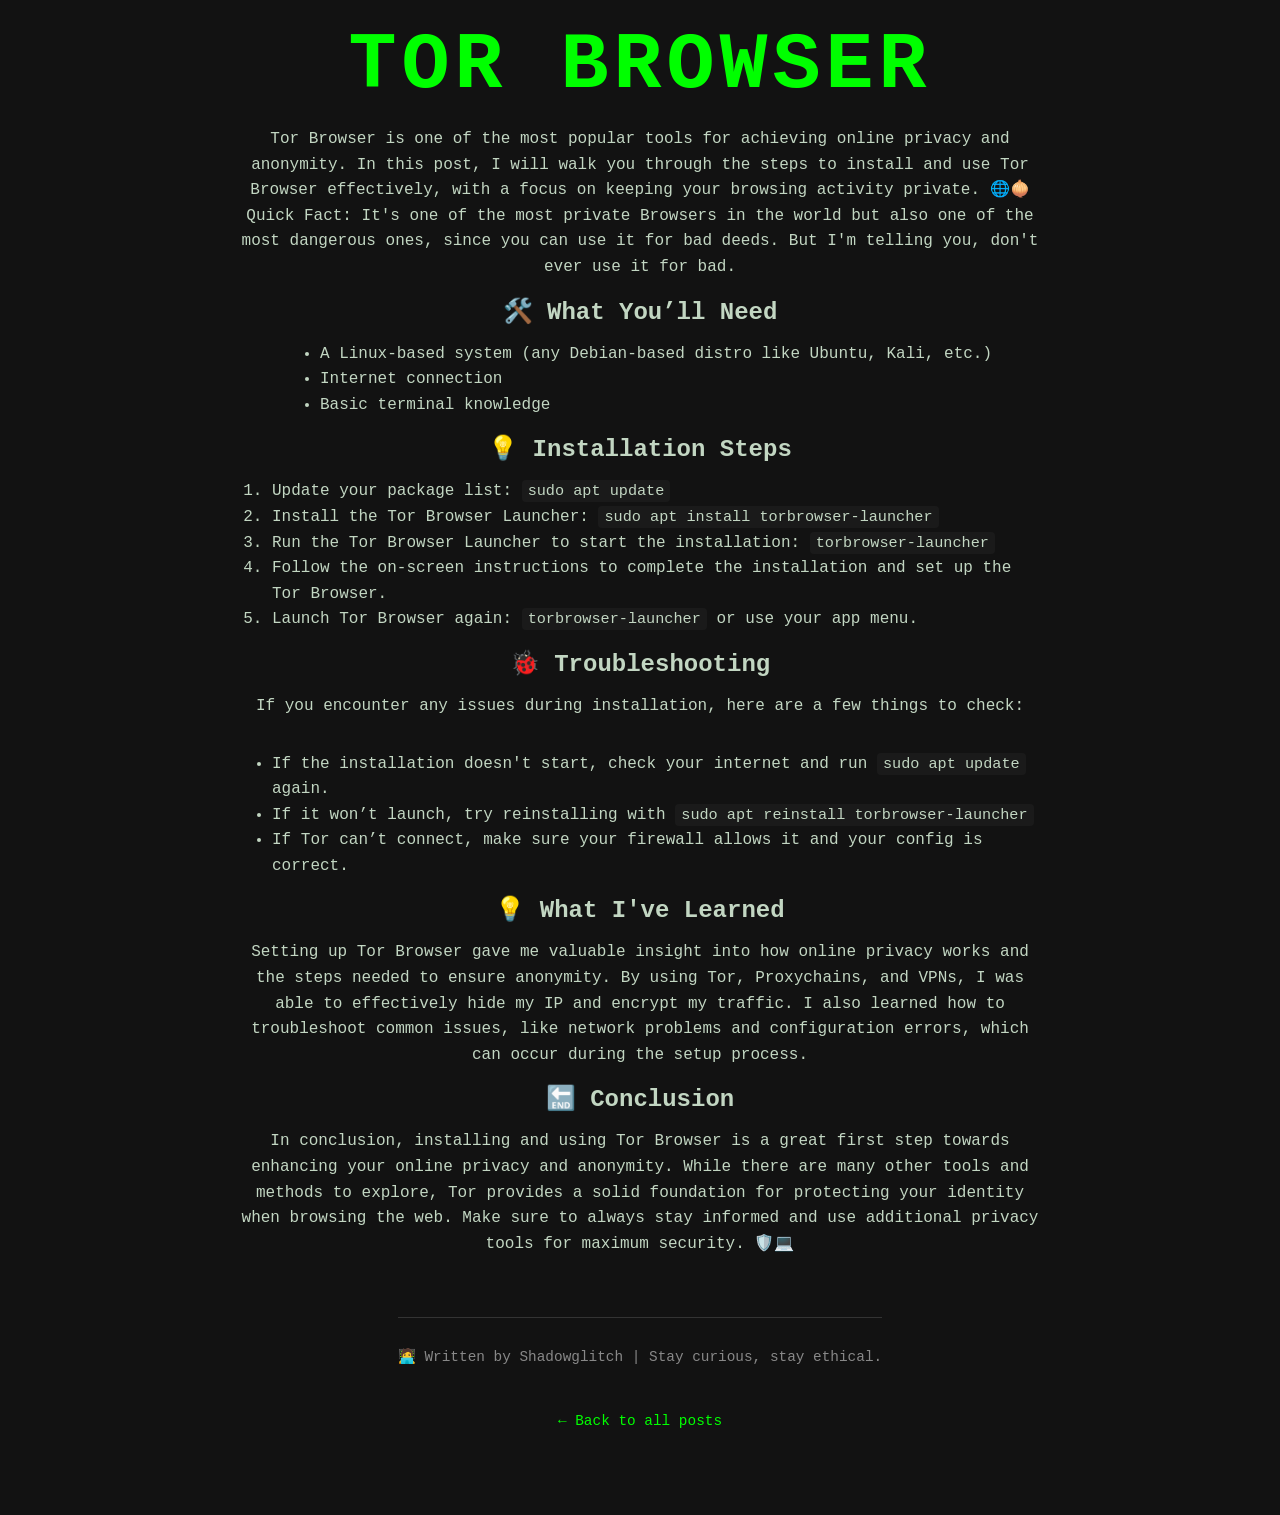
<file: tor-post.html>
<!DOCTYPE html>
<html lang="en">
<head>
  <meta charset="UTF-8" />
  <meta name="viewport" content="width=device-width, initial-scale=1.0"/>
  <title>GLXTCH - The System Was Never Safe</title>
  <link rel="stylesheet" href="post.css" />


</head>
<body>
  <div class="container">
    <h1>Tor Browser</h1>
    <p>Tor Browser is one of the most popular tools for achieving online privacy and anonymity. In this post, I will walk you through the steps to install and use Tor Browser effectively, with a focus on keeping your browsing activity private. 🌐🧅
      Quick Fact: It's one of the most private Browsers in the world but also one of the most dangerous ones, since you can use it for bad deeds. But I'm telling you, don't ever use it for bad.
    </p>

    <h2>🛠️ What You’ll Need</h2>
    <ul>
      <li>A Linux-based system (any Debian-based distro like Ubuntu, Kali, etc.)</li>
      <li>Internet connection</li>
      <li>Basic terminal knowledge</li>
    </ul>

    <h2>💡 Installation Steps</h2>
    <ol>
      <li>Update your package list:  
        <code class="copy-snippet">sudo apt update</code>
      </li>
      <li>Install the Tor Browser Launcher:  
        <code class="copy-snippet">sudo apt install torbrowser-launcher</code>
      </li>
      <li>Run the Tor Browser Launcher to start the installation:  
        <code class="copy-snippet">torbrowser-launcher</code>
      </li>
      <li>Follow the on-screen instructions to complete the installation and set up the Tor Browser.</li>
      <li>Launch Tor Browser again:  
        <code class="copy-snippet">torbrowser-launcher</code>
        or use your app menu.
      </li>
    </ol>

    <h2>🐞 Troubleshooting</h2>
    <p>If you encounter any issues during installation, here are a few things to check:</p>
    <ul>
      <li>If the installation doesn't start, check your internet and run  
        <code class="copy-snippet">sudo apt update</code> again.
      </li>
      <li>If it won’t launch, try reinstalling with  
        <code class="copy-snippet">sudo apt reinstall torbrowser-launcher</code>
      </li>
      <li>If Tor can’t connect, make sure your firewall allows it and your config is correct.</li>
    </ul>

    <h2>💡 What I've Learned</h2>
    <p>Setting up Tor Browser gave me valuable insight into how online privacy works and the steps needed to ensure anonymity. By using Tor, Proxychains, and VPNs, I was able to effectively hide my IP and encrypt my traffic. I also learned how to troubleshoot common issues, like network problems and configuration errors, which can occur during the setup process.</p>

    <h2>🔚 Conclusion</h2>
    <p>In conclusion, installing and using Tor Browser is a great first step towards enhancing your online privacy and anonymity. While there are many other tools and methods to explore, Tor provides a solid foundation for protecting your identity when browsing the web. Make sure to always stay informed and use additional privacy tools for maximum security. 🛡️💻</p>

    <footer class="post-footer">
      <p>🧑‍💻 Written by Shadowglitch | Stay curious, stay ethical.</p>
      <a href="blog.html" class="back-link">← Back to all posts</a>
    </footer>
  </div>

  <script>
    document.querySelectorAll('.copy-snippet').forEach(el => {
      el.addEventListener('click', () => {
        navigator.clipboard.writeText(el.innerText)
          .then(() => {
            el.style.backgroundColor = '#0f0';
            setTimeout(() => {
              el.style.backgroundColor = '';
            }, 500);
          })
          .catch(() => alert("❌ Copy failed"));
      });
    });
  </script>
</body>
</html>
</file>
<file: style.css>
/* Global reset */
* {
    margin: 0;
    padding: 0;
    box-sizing: border-box;
}

/* Body settings */
body {
    background-color: #121212;
    color: #c2d6c2;
    font-family: 'Courier New', Courier, monospace;
    display: flex;
    justify-content: flex-start; /* Align content to the left */
    align-items: flex-start; /* Align content to the top */
    min-height: 100vh;
    text-align: center;
}

/* Sidebar settings (Initially hidden) */
.sidebar {
    position: fixed;
    top: 0;
    left: -250px; /* Sidebar off-screen initially */
    width: 250px;
    height: 100%;
    background-color: #1a1a1a;
    display: flex;
    flex-direction: column;
    justify-content: flex-start;
    align-items: center;
    padding-top: 20px;
    box-shadow: 2px 0 5px rgba(0, 0, 0, 0.5);
    transition: left 0.3s ease; /* Smooth transition */
}

.sidebar.open {
    left: 0; /* Move the sidebar into view */
}

.sidebar ul {
    list-style: none;
    width: 100%;
    padding: 0;
    margin-top: 50px;
}

.sidebar ul li {
    width: 100%;
    padding: 15px 0;
    text-align: center;
    transition: background-color 0.3s ease;
}

.sidebar ul li:hover {
    background-color: #333333;
}

.sidebar ul li a {
    color: #00FF00;
    font-size: 1.5rem;
    text-decoration: none;
    text-transform: uppercase;
}

/* Menu icon (for opening sidebar) */
.menu-icon {
    font-size: 3rem;
    color: #00FF00;
    position: absolute;
    top: 20px;
    left: 20px;
    cursor: pointer;
}

/* Main content container */
.container {
    display: flex;
    flex-direction: column; /* Stack elements vertically */
    justify-content: flex-start; /* Align items to the top */
    align-items: center; /* Center items horizontally */
    width: 100%;
    padding-top: 20px; /* Add some padding from the top */
    margin-left: 0;
    transition: margin-left 0.3s ease; /* Smooth transition for content */
    padding-bottom: 80px;
}

.container.active {
    margin-left: 250px; /* Move content when sidebar is open */
}

/* Slogan styling */
.slogan p {
    font-size: 2rem;
    color: #ffffff;
    margin-bottom: 30px;
    font-style: italic;
    letter-spacing: 2px;
}

/* Logo (GLXCH) styling */
.logo h1 {
    font-size: 8rem;
    font-weight: bold;
    letter-spacing: 5px;
    text-transform: uppercase;
    color: #00FF00;
    animation: glitch 1s infinite alternate-reverse; /* Apply glitch effect */
}

/* Glitch animation effect for the logo */
@keyframes glitch {
    0% {
        transform: translate(0);
        text-shadow: 1px 1px 0 #00FF00, -1px -1px 0 #00FF00;
    }
    25% {
        transform: translate(-3px, 3px);
        text-shadow: 1px 1px 0 #FF00FF, -1px -1px 0 #FF00FF;
    }
    50% {
        transform: translate(3px, -3px);
        text-shadow: 1px 1px 0 #FFFF00, -1px -1px 0 #FFFF00;
    }
    75% {
        transform: translate(-3px, -3px);
        text-shadow: 1px 1px 0 #FF00FF, -1px -1px 0 #FF00FF;
    }
    100% {
        transform: translate(3px, 3px);
        text-shadow: 1px 1px 0 #00FF00, -1px -1px 0 #00FF00;
    }
}

.footer {
    position: fixed;
    bottom: 0;
    width: 100%;
    background-color: #111; /* same as your background */
    color: #0f0;            /* hacker green */
    text-align: center;
    font-family: monospace;
    font-size: 0.85rem;
    padding: 10px 0;
    border-top: 1px solid #0f0;
    z-index: 100;
  }

 .footer p {
    color: #ccc; /* light gray for readability */
    font-family: 'Courier New', Courier, monospace;
    font-size: 1rem;
    line-height: 1.6;
    margin: 1em auto;
    max-width: 800px;
    text-align: center;
    letter-spacing: 0.5px;
  }

  .learning {
    color: #0f0;
    font-family: 'Courier New', Courier, monospace;
    max-width: 800px;
    margin: 2em auto;
    text-align: center;
    padding: 0 1em;
  }
  
  .learning h2 {
    text-align: center;
    margin-bottom: 1em;
    font-size: 1.5rem;
    color: #0f0;
    text-shadow: 0 0 5px #0f0;
  }
  
  .learning ul {
    list-style: none;
    padding: 0;
  }
  
  .learning li {
    margin: 0.5em 0;
    padding-left: 1em;
    position: relative;
  }
  
 

 .intro p {
    font-size: 1.1rem;
    color: #82dd9f;
    margin-bottom: 30px;
    margin-top: 30px;
    font-style: italic;
    letter-spacing: 2px;
    text-align: center;
    max-width: 900px;
    
}


.about h2 {
    font-size: 5rem;
    font-weight: bold;
    letter-spacing: 5px;
    text-transform: uppercase;
    color: #00FF00;
}

.about-section {
    margin: 3em auto;
    max-width: 900px;
    text-align: center;
    padding: 0 1em;
    color: #c2d6c2;
    font-family: 'Courier New', Courier, monospace;
  }
  
  .glitch-title {
    font-size: 2rem;
    color: #0f0;
    margin-bottom: 1em;
    text-shadow: 0 0 5px #0f0;
  }
  
  .about-text {
    font-size: 1.1rem;
    line-height: 1.8;
    color: #82dd9f;
    font-style: italic;
    letter-spacing: 1px;
  }

  .blog {
    max-width: 800px;
    margin: 2em auto;
    padding: 0 1em;
    color: #c2d6c2;
    font-family: 'Courier New', Courier, monospace;
  }
  
  .blog h2 {
    text-align: center;
  font-size: 5rem;
  color: #00ff00;
  text-shadow: 0 0 5px #00ff00, 0 0 10px #008000;
  margin-bottom: 1.5em;
  font-family: 'Courier New', Courier, monospace;
  letter-spacing: 2px;
  border-bottom: 1px solid #0f0;
  padding-bottom: 0.5em;
  }
  
  .post {
    border-bottom: 1px solid #333;
    margin-bottom: 2em;
    padding-bottom: 1em;
  }
  
  .post h3 {
    color: #00FF00;
    font-size: 1.4rem;
    margin-bottom: 0.2em;
  }
  
  .date {
    font-size: 0.9rem;
    color: #999;
    margin-bottom: 0.5em;
  }
  
  .summary {
    line-height: 1.6;
    margin-bottom: 0.5em;
  }
  
  .tags {
    font-size: 0.85rem;
    color: #7fffd4;
  }

  .read-more {
    color: #0f0;
    text-decoration: none;
    font-size: 0.95rem;
    font-family: 'Courier New', Courier, monospace;
    display: inline-block;
    margin-top: 0.5em;
    transition: color 0.3s ease;
  }
  
  .read-more:hover {
    color: #ff00ff;
  }

  .post-box {
    border: 1px solid #00FF00;
    background-color: #1a1a1a;
    padding: 1.5em;
    margin-bottom: 2em;
    border-radius: 10px;
    box-shadow: 0 0 10px rgba(0, 255, 0, 0.2);
    transition: transform 0.3s ease;
  }
  
  .post-box:hover {
    transform: translateY(-5px);
    box-shadow: 0 0 15px rgba(0, 255, 0, 0.4);
  }
</file>
<file: post.css>
/* Global reset */
* {
    margin: 0;
    padding: 0;
    box-sizing: border-box;
}

/* Body settings */
body {
    background-color: #121212;
    color: #c2d6c2;
    font-family: 'Courier New', Courier, monospace;
    display: flex;
    justify-content: flex-start; /* Align content to the left */
    align-items: flex-start; /* Align content to the top */
    min-height: 100vh;
    text-align: center;
}

/* Main content container */
.container {
    display: flex;
    flex-direction: column; 
    justify-content: flex-start; 
    align-items: center; 
    width: 100%;
    padding-top: 20px; 
    margin-left: 0;
    transition: margin-left 0.3s ease; 
    padding-bottom: 80px;
}

.container h1 {font-size: 5rem;
    font-weight: bold;
    letter-spacing: 5px;
    text-transform: uppercase;
    color: #00FF00;
}

.post-body h2 {
    color: #9ef9c5;
    margin-top: 1.5em;
  }
  
  .post-body code {
    background: #1a1a1a;
    padding: 2px 6px;
    border-radius: 4px;
    color: #0f0;
  }
  
  .back-link {
    display: inline-block;
    margin-top: 2em;
    color: #0f0;
    text-decoration: none;
  }

  .post-footer {
    margin-top: 3em;
    border-top: 1px solid #333;
    padding-top: 1em;
    font-size: 0.9rem;
    color: #888;
    text-align: center;
  }

  .container p,
.container ul,
.container ol {
  margin: 1em auto;
  max-width: 800px;
  line-height: 1.6;
}

ul, ol {
  text-align: left;
  padding-left: 2em;
}

code {
  font-size: 0.95rem;
}

h2 {
  font-size: 1.5rem;
}


code.copy-snippet {
    cursor: pointer;
    background-color: #1a1a1a;
    padding: 2px 6px;
    border-radius: 4px;
    transition: background-color 0.2s ease;
  }

  code.copy-snippet:hover {
    background-color: #333;
  }
</file>
